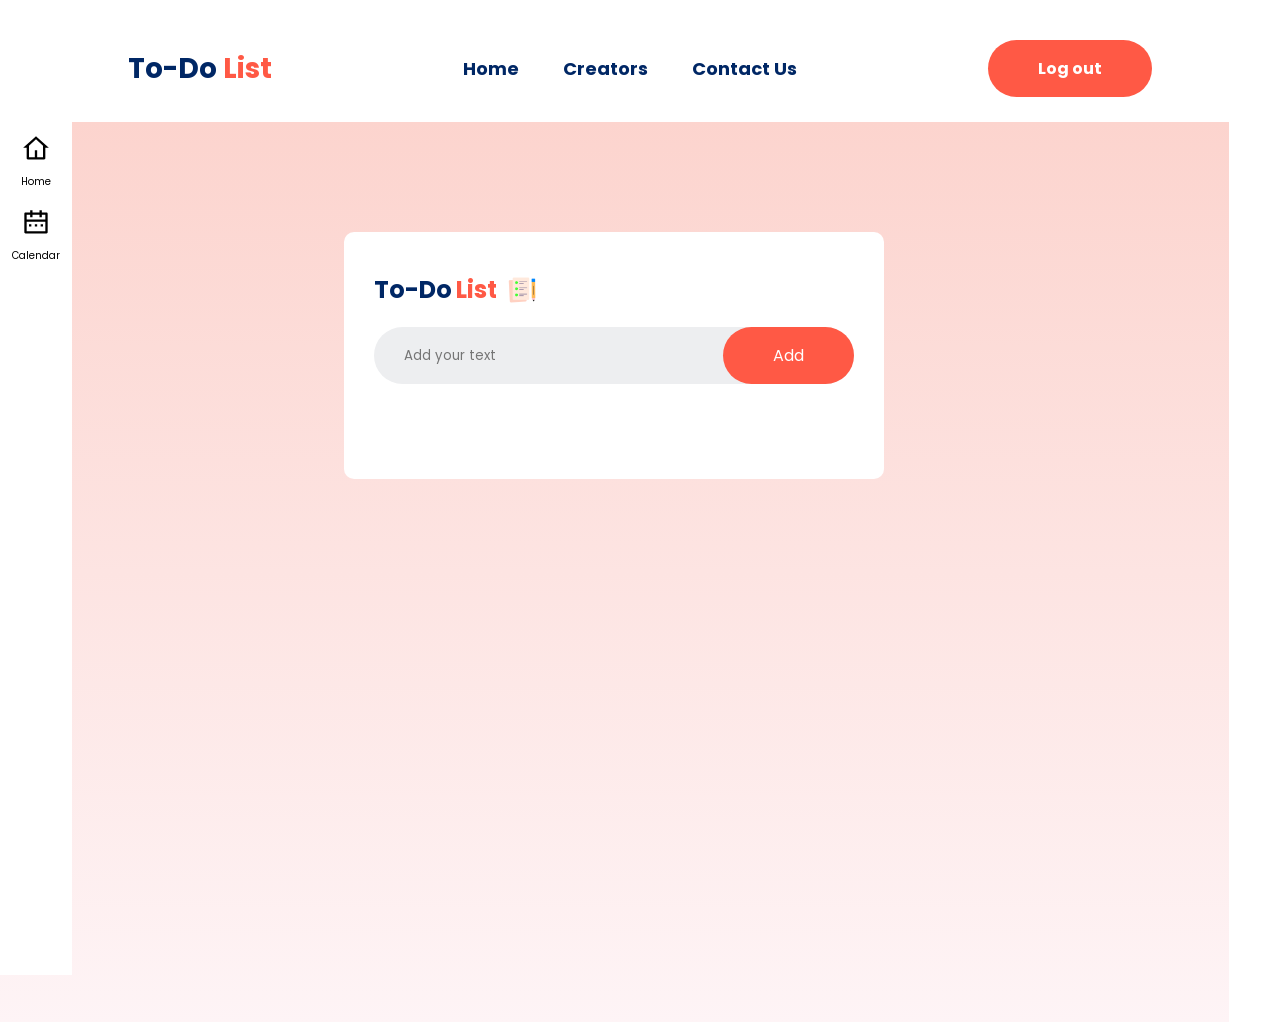
<file: main/index.html>
<!DOCTYPE html>
<html lang="en">
<head>
    <meta charset="UTF-8">
    <meta name="viewport" content="width=device-width, initial-scale=1.0">
    <title>To-Do List App</title>
    <link rel="website icon" type="png" href="/images/icon.png">
    <link rel="stylesheet" href="/main/nav.css">
    <link rel="stylesheet" href="/main/style.css">
    <link rel="preconnect" href="https://fonts.googleapis.com">
    <link rel="preconnect" href="https://fonts.gstatic.com" crossorigin>
    <link href="https://fonts.googleapis.com/css2?family=Poppins:ital,wght@0,100;0,200;0,300;0,400;0,500;0,600;0,700;0,800;0,900;1,100;1,200;1,300;1,400;1,500;1,600;1,700;1,800;1,900&display=swap" rel="stylesheet">
</head>
<body>
    <div class="hero">
        <nav>
            <h2 class="logo">To-Do <span>List</span></h2>
            <ul class="nav-ul">
        <li><a href="index.html">Home</a></li>
        <li><a href="/creators/creators.html">Creators</a></li>
        <li><a href="/contact us/contact.html">Contact Us</a></li>
            </ul>
            <a href="/register/login.html"><button type="button" id="logoutButton"><b>Log out</b></button></a>
        </nav>
        
        <div class="container">
            <div class="todo-app">
            <h2>To-Do <span class="papa">List</span><img src="/images/icon.png" alt=""></h2>
            <div class="row">
                <input type="text" id="input-box" placeholder="Add your text">
                <button onclick="addTask()">Add</button>
            </div>
            <ul class="content-ul" id="list-container">
                <!--<li class="checked">Task 1</li>
                <li>Task 2</li>
                <li>Task 3</li> -->
            </ul>
            </div>
        </div>
    </div>

    <div class="sidebar">
        <div class="sidebar-link">
        <a href="index.html"><img src="/images/home.svg"></a>
        <div>Home</div>
        </div>
        <div class="sidebar-link">
            <a href="/calendar/calendar.html"><img src="/images/calendar.svg"></a>
            <div>Calendar</div>
        </div>
    </div>

    <script src="script.js"></script>
</body>
</html>
</file>
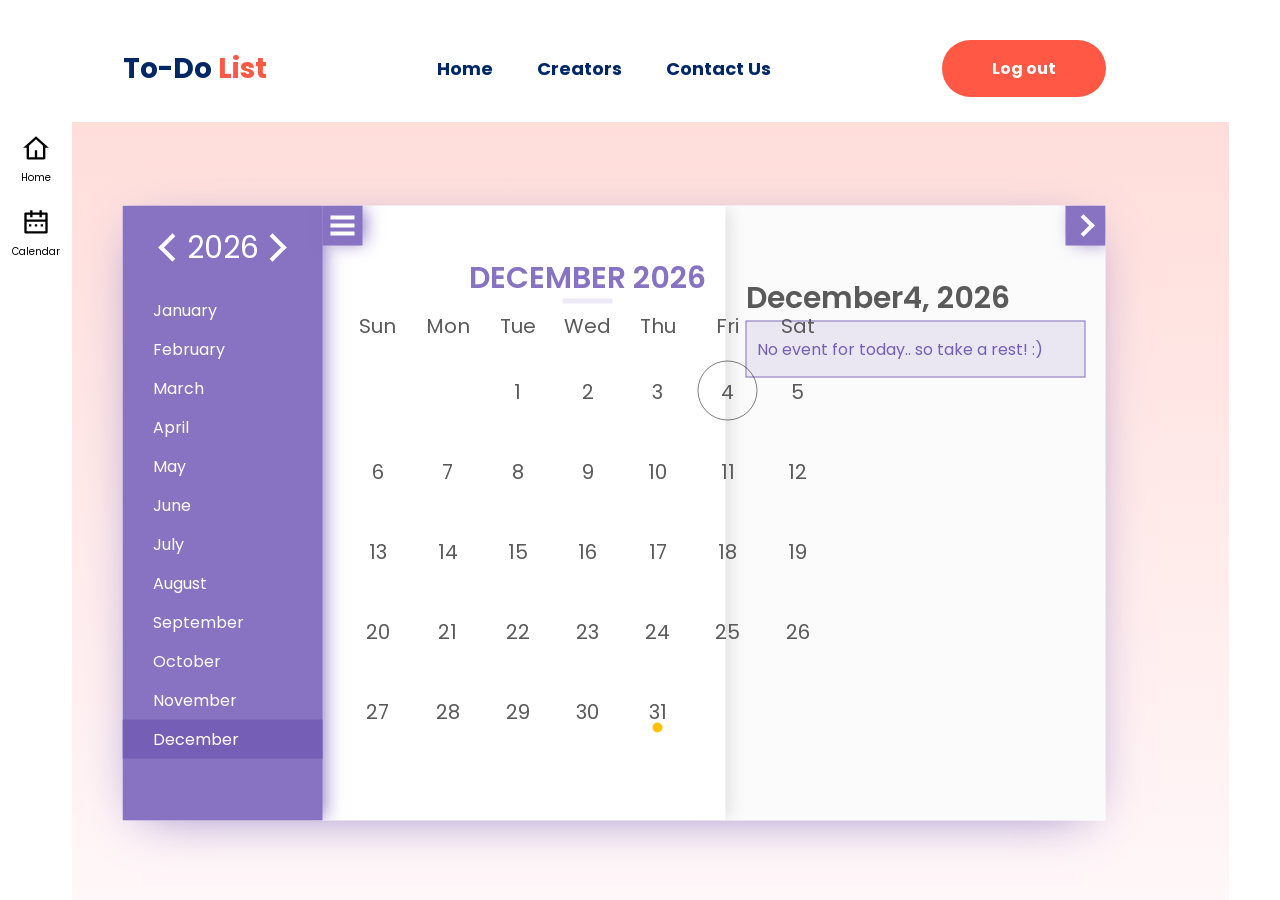
<file: calendar/calendar.html>
<!DOCTYPE html>
<html lang="en">
<head>
    <meta charset="UTF-8">
    <meta name="viewport" content="width=device-width, initial-scale=1.0">
    <title>Calendar</title>
    <link rel="website icon" type="png" href="/images/icon.png">
    <link rel="stylesheet" href="calendar.css">
    <link rel="stylesheet" href="evo-calendar.min.css">
   
<link rel="preconnect" href="https://fonts.googleapis.com">
    <link rel="preconnect" href="https://fonts.gstatic.com" crossorigin>
    <link href="https://fonts.googleapis.com/css2?family=Poppins:ital,wght@0,100;0,200;0,300;0,400;0,500;0,600;0,700;0,800;0,900;1,100;1,200;1,300;1,400;1,500;1,600;1,700;1,800;1,900&display=swap" rel="stylesheet">
</head>
<body>
    <div class="hero">
      <nav>
        <h2 class="logo">To-Do <span>List</span></h2>
        <ul>
      <li><a href= "/main/index.html">Home</a></li>
      <li><a href= "/creators/creators.html">Creators</a></li>
      <li><a href= "/contact us/contact.html">Contact Us</a></li>
        </ul>
        <a href="/register/login.html"><button type="button" id="logoutButton"><b>Log out</b></button></a>
      </nav>

    <div class="sidebar">
      <div class="sidebar-link">
      <a href= "/main/index.html"><img src="/images/home.svg"></a>
        <div>Home</div>
    </div>
    <div class="sidebar-link">
        <a href= "/calendar/calendar.html"><img src="/images/calendar.svg"></a>
        <div>Calendar</div>
      </div>
  </div>













        <div id="calendar"></div>
    </div>
    <script src="https://cdn.jsdelivr.net/npm/jquery@3.4.1/dist/jquery.min.js"></script>
    <script src="evo-calendar.min.js"></script>

    <script>
        $(document).ready(function() {
    $('#calendar').evoCalendar({
        theme: "Midnight Blue",
        calendarEvents: [
      {
        id: 'event1', // Event's ID (required)
        name: "New Year", // Event name (required)
        date: "January/1/2024", // Event date (required)
        description: "The heart touching greetings will make feel anyone very special. Wish your near and dear one with special greetings. ",
        type: "holiday", // Event type (required)
        everyYear: true // Same event every year (optional)
      },
      {
        id: 'event2', // Event's ID (required)
        name: "Republic Day", // Event name (required)
        date: "January/26/2024", // Event date (required)
        description: "Republic Day, observed on January 26th, marks the adoption of India's Constitution in 1950. It is celebrated with grand parades in New Delhi, featuring cultural displays, military parades, and patriotic events across the country, symbolizing national pride and the nation's democratic spirit. ",
        type: "holiday", // Event type (required)
        everyYear: true // Same event every year (optional)
      },
      {
        id: 'event3', // Event's ID (required)
        name: "Shivaji Jayanti", // Event name (required)
        date: "February/19/2024", // Event date (required)
        description: "Shivaji Jayanti, celebrated on February 19th, marks the birth anniversary of Chhatrapati Shivaji Maharaj, the founder of the Maratha Empire. It is observed with great enthusiasm in Maharashtra and other parts of India, featuring processions, cultural programs, and tributes to his leadership, valor, and contributions to Indian history.",
        type: "holiday", // Event type (required)
        everyYear: true // Same event every year (optional)
      },
      
      {
        id: 'event 4', // Event's ID (required)
        name: "Woman's Day", // Event name (required)
        date: "March/8/2024", // Event date (required)
        description: "An equal world is an enabled world. How will you help forge a gender equal world? Celebrate women 's achievement. Raise awareness against bias. Take action for equality.",
        type: "holiday", // Event type (required)
        everyYear: true // Same event every year (optional)
      },
      {
        id: 'event 5', // Event's ID (required)
        name: "Maharashtra Day", // Event name (required)
        date: "May/1/2024", // Event date (required)
        description: "Maharashtra Day, observed on May 1st, commemorates the formation of the state of Maharashtra in 1960. It celebrates the cultural heritage, achievements, and progress of Maharashtra, with flag hoisting ceremonies, parades, cultural events, and exhibitions showcasing the state's rich diversity and contributions to India.",
        type: "holiday", // Event type (required)
        everyYear: true // Same event every year (optional)
      },
      {
        id: 'event 6', // Event's ID (required)
        name: "Maha Shivaratri", // Event name (required)
        date: "March/8/2024", // Event date (required)
        description: "Maha Shivaratri, observed on the 14th day of the dark fortnight of the month of Phalguna (February or March), is a Hindu festival dedicated to Lord Shiva. Devotees fast, chant prayers, and visit temples, especially the twelve Jyotirlinga shrines, to seek blessings, purification, and spiritual upliftment.",
        type: "holiday", // Event type (required)
        everyYear: true // Same event every year (optional)
      },
      {
        id: 'event 7', // Event's ID (required)
        name: "Holi", // Event name (required)
        date: "March/25/2024", // Event date (required)
        description: "Holi, celebrated on the full moon day in the month of Phalguna (usually March), is a vibrant Hindu festival known as the Festival of Colors. It marks the arrival of spring and the triumph of good over evil. People joyously throw colored powders and water at each other, enjoy festive foods, and dance to traditional music, fostering unity and community spirit.",
        type: "holiday", // Event type (required)
        everyYear: true // Same event every year (optional)
      },
      {
        id: 'event 8', // Event's ID (required)
        name: "Diwali", // Event name (required)
        date: "November /1/2024", // Event date (required)
        description: "Diwali, also known as Deepavali, is the Hindu festival of lights celebrated across India and various parts of the world. It typically falls between October and November, marking the victory of light over darkness and good over evil. During Diwali, homes and public places are illuminated with lamps and candles, symbolizing the inner light that protects from spiritual darkness. Families exchange sweets, burst fireworks, and perform prayers to deities, making it a joyous occasion filled with happiness, prosperity, and the renewal of familial bonds.",
        type: "holiday", // Event type (required)
        everyYear: true // Same event every year (optional)
      },
      {
        id: 'event 9', // Event's ID (required)
        name: "Independence Day", // Event name (required)
        date: "August/15/2024", // Event date (required)
        description: "Independence Day of India, celebrated on August 15th, commemorates the nation's independence from British rule in 1947. It is a national holiday marked with flag hoisting ceremonies, parades, and cultural programs across the country. The Prime Minister delivers a speech from the Red Fort in Delhi, highlighting the achievements of the nation and its future aspirations. Indians rejoice in their freedom with patriotic fervor, showcasing unity and solidarity as they honor the sacrifices made by freedom fighters for the country's independence.",
        type: "holiday", // Event type (required)
        everyYear: true // Same event every year (optional)
      },
      {
        id: 'event 10', // Event's ID (required)
        name: "Ganesh Chaturthi", // Event name (required)
        date: "September/7/2024", // Event date (required)
        description: "Ganesh Chaturthi: Ganesh Chaturthi celebrates the birth of Lord Ganesha, the remover of obstacles, with fervent prayers, colorful decorations, and the immersion of clay idols in water at the festival's end.",
        type: "holiday", // Event type (required)
        everyYear: true // Same event every year (optional)
      },
      {
        id: 'event 11', // Event's ID (required)
        name: "Gandhi Jayanti", // Event name (required)
        date: "October/2/2024", // Event date (required)
        description: "Gandhi Jayanti, observed on October 2nd, marks the birth anniversary of Mahatma Gandhi, the father of the nation in India. It is celebrated with reverence, honoring Gandhi's principles of truth, non-violence, and social justice through prayer meetings, communal services, and initiatives promoting peace and harmony.",
        type: "holiday", // Event type (required)
        everyYear: true // Same event every year (optional)
      },
      {
        id: 'event 12', // Event's ID (required)
        name: "Ram Navami", // Event name (required)
        date: "April/17/2024", // Event date (required)
        description: "Ram Navami, celebrated in honor of Lord Rama's birth, falls on the ninth day of Chaitra month (March or April) in the Hindu calendar. Devotees observe the occasion with prayers, bhajans (devotional songs), and readings from the Ramayana. Temples are decorated, and processions recounting the life and teachings of Lord Rama are held in many regions.",
        type: "holiday", // Event type (required)
        everyYear: true // Same event every year (optional)
      },
      {
        id: 'event 13', // Event's ID (required)
        name: "New Year's Eve", // Event name (required)
        date: "December/31/2024", // Event date (required)
        description: "New Year's Eve, celebrated on December 31st, marks the transition from the old year to the new. It is often marked with festive gatherings, parties, fireworks, and countdowns to midnight. People reflect on the past year's achievements and make resolutions for the upcoming year, creating a lively atmosphere of hope and anticipation worldwide.",
        type: "holiday", // Event type (required)
        everyYear: true // Same event every year (optional)
      },
      {
        name: "Vacation Leave",
        badge: "02/13 - 02/15", // Event badge (optional)
        date: ["February/13/2024", "February/15/2024"], // Date range
        description: "Vacation leave for 3 days.", // Event description (optional)
        type: "event",
        color: "#63d867" // Event custom color (optional)
      }
    ]


    })
})
    </script>
</body>
</html>
</file>
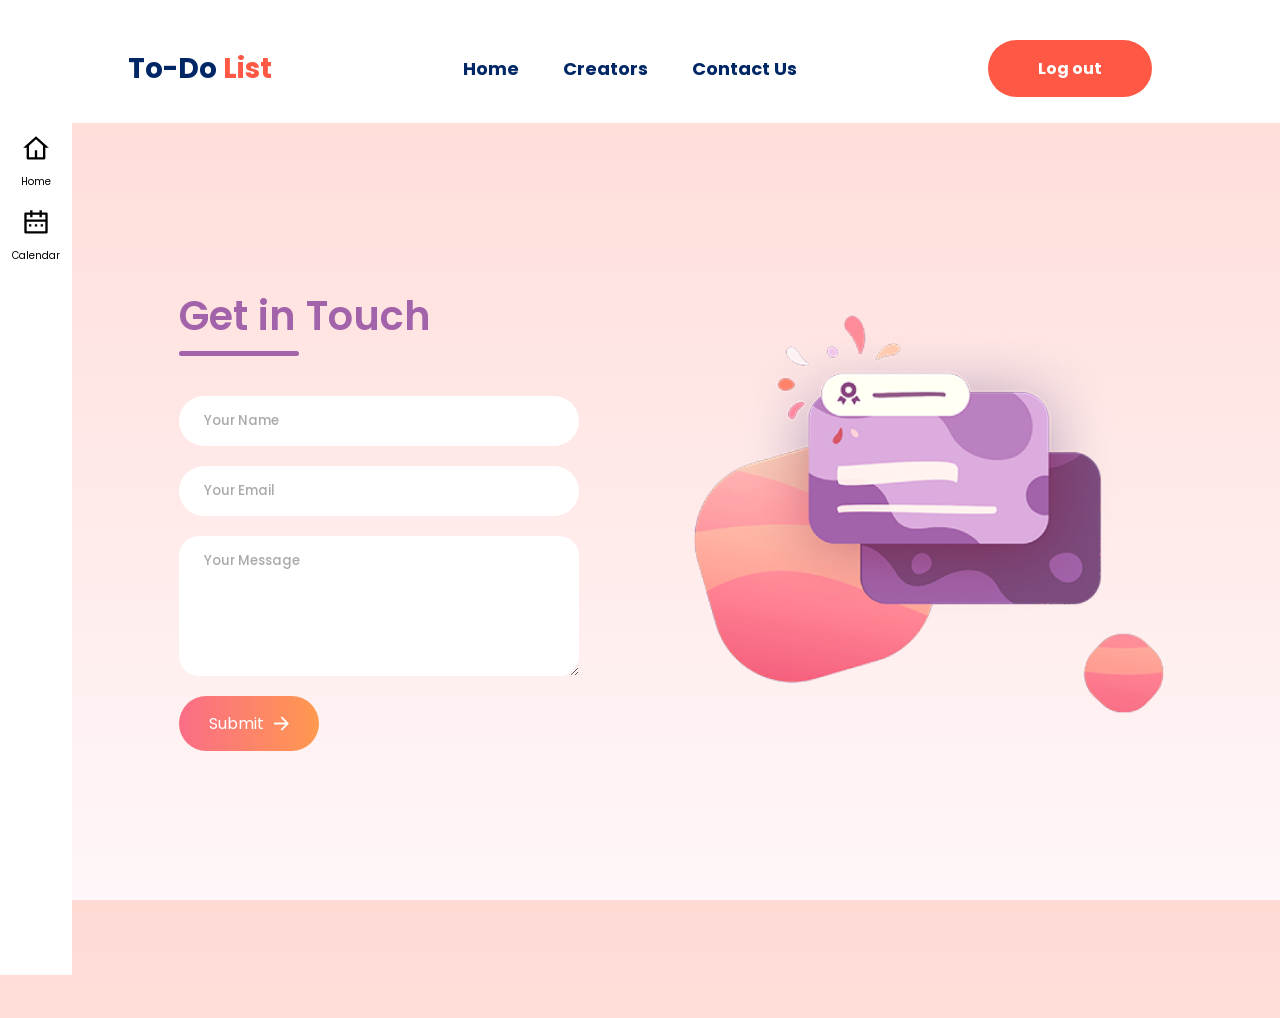
<file: contact us/contact.html>
<!DOCTYPE html>
<html lang="en">
<head>
    <meta charset="UTF-8">
    <meta name="viewport" content="width=device-width, initial-scale=1.0">
    <title>Contact Us</title>
    <link rel="website icon" type="png" href="/images/icon.png">
    <link rel="stylesheet" href="contact.css">
    <link rel="preconnect" href="https://fonts.googleapis.com">
    <link rel="preconnect" href="https://fonts.gstatic.com" crossorigin>
    <link href="https://fonts.googleapis.com/css2?family=Poppins:ital,wght@0,100;0,200;0,300;0,400;0,500;0,600;0,700;0,800;0,900;1,100;1,200;1,300;1,400;1,500;1,600;1,700;1,800;1,900&display=swap" rel="stylesheet">
</head>
<body>
    <div class="hero">
        <nav>
        <h2 class="logo">To-Do <span>List</span></h2>
        <ul>
            <li><a href= "/main/index.html">Home</a></li>
            <li><a href= "/creators/creators.html">Creators</a></li>
            <li><a href= "/contact us/contact.html">Contact Us</a></li>
        </ul>
        <a href="/register/login.html"><button type="button" id="logoutButton"><b>Log out</b></button></a>
    </nav>

    <div class="sidebar">
        <div class="sidebar-link">
            <a href= "/main/index.html"> <img src="/images/home.svg"></a>
            <div>Home</div>
        </div>
        <div class="sidebar-link">
            <a href= "/calendar/calendar.html"><img src="/images/calendar.svg"></a>
            <div>Calendar</div>
        </div>
    </div>






















    <div class="contact-container">
        <form action="https://api.web3forms.com/submit" method="POST" class="contact-left">
            <div class="contact-left-title">
                <h2>Get in Touch</h2>
                <hr>
            </div>
            <input type="hidden" name="access_key" value="f9cad7ac-a1f8-4503-99c5-8deee045e077">
            <input type="text" name="name" placeholder="Your Name" class="contact-inputs" required>
            <input type="email" name="email" placeholder="Your Email" class="contact-inputs" required>
            <textarea name="message" placeholder="Your Message" class="contact-inputs" required></textarea>
            <button type="submit">Submit <img src="assets/arrow_icon.png"></button>

        </form>
        <div class="contact-right">
            <img src="assets/right_img.png" alt="">
        </div>
    </div>
</body>
</html>
</file>
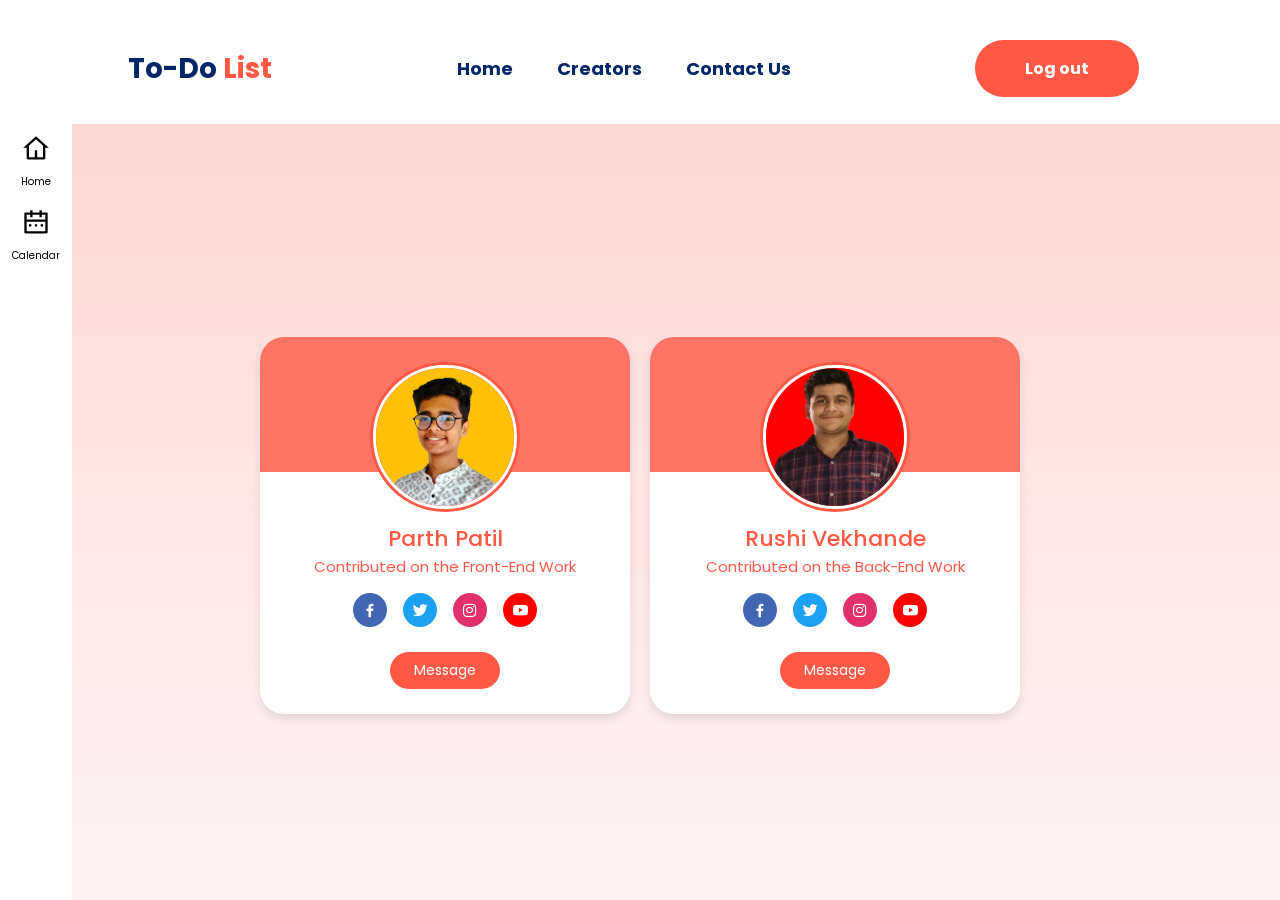
<file: creators/creators.html>
<!DOCTYPE html>
<html lang="en">
<head>
    <meta charset="UTF-8" />
    <meta http-equiv="X-UA-Compatible" content="IE=edge" />
    <meta name="viewport" content="width=device-width, initial-scale=1.0" />
    <title>Creators of this Website</title>
    <!-- CSS -->
    <link rel="stylesheet" href="creators.css" />
    
    <!-- Boxicons CSS -->
    <link rel="website icon" type="png" href="/images/icon.png">
    <link href="https://unpkg.com/boxicons@2.1.2/css/boxicons.min.css" rel="stylesheet" />
    <link rel="preconnect" href="https://fonts.googleapis.com">
    <link rel="preconnect" href="https://fonts.gstatic.com" crossorigin>
    <link href="https://fonts.googleapis.com/css2?family=Poppins:ital,wght@0,100;0,200;0,300;0,400;0,500;0,600;0,700;0,800;0,900;1,100;1,200;1,300;1,400;1,500;1,600;1,700;1,800;1,900&display=swap" rel="stylesheet">
</head>
<body>
    <div class="hero">
        <nav>
            <h2 class="logo">To-Do <span>List</span></h2>
            <ul>
                <li><a href="/main/index.html">Home</a></li>
                <li><a href="/creators/creators.html">Creators</a></li>
                <li><a href="/contact us/contact.html">Contact Us</a></li>
            </ul>
            <a href="/register/login.html"><button type="button" id="logoutButton"><b>Log out</b></button></a>
        </nav>

        <div class="sidebar">
            <div class="sidebar-link">
                <a href= "/main/index.html"><img src="/images/home.svg"></a>
                <div>Home</div>
            </div>
            <div class="sidebar-link">
                <a href="/calendar/calendar.html"><img src="/images/calendar.svg"></a>
                <div>Calendar</div>
            </div>
        </div>

        <div class="profile-cards-container">
            <div class="profile-card">
                <div class="image">
                    <img src="/creators/parth.jpeg" alt="" class="profile-img" />
                </div>
                <div class="text-data">
                    <span class="name">Parth Patil</span>
                    <span class="job">Contributed on the Front-End Work</span>
                </div>
                <div class="media-buttons">
                    <a href="#" style="background: #4267b2" class="link">
                        <i class="bx bxl-facebook"></i>
                    </a>
                    <a href="https://x.com/ParthPatil2006" style="background: #1da1f2" class="link">
                        <i class="bx bxl-twitter"></i>
                    </a>
                    <a href="https://www.instagram.com/parth_patil096/" style="background: #e1306c" class="link">
                        <i class="bx bxl-instagram"></i>
                    </a>
                    <a href="https://www.youtube.com/@godfather139" style="background: #ff0000" class="link">
                        <i class="bx bxl-youtube"></i>
                    </a>
                </div>
                <div class="buttons">
                    <button class="button"><a href="/contact us/contact.html">Message</a></button>
                </div>
            </div>

            <div class="profile-card">
                <div class="image">
                    <img src="/creators/rushi.jpeg" alt="" class="profile-img" />
                </div>
                <div class="text-data">
                    <span class="name">Rushi Vekhande</span>
                    <span class="job">Contributed on the Back-End Work</span>
                </div>
                <div class="media-buttons">
                    <a href="#" style="background: #4267b2" class="link">
                        <i class="bx bxl-facebook"></i>
                    </a>
                    <a href="https://x.com/Rushi_1328" style="background: #1da1f2" class="link">
                        <i class="bx bxl-twitter"></i>
                    </a>
                    <a href="https://www.instagram.com/rushi_vekhande13/" style="background: #e1306c" class="link">
                        <i class="bx bxl-instagram"></i>
                    </a>
                    <a href="#" style="background: #ff0000" class="link">
                        <i class="bx bxl-youtube"></i>
                    </a>
                </div>
                <div class="buttons">
                    <button class="button"><a href="/contact us/contact.html">Message</a></button>
                </div>
            </div>
        </div>
    </div>
</body>
</html>
</file>
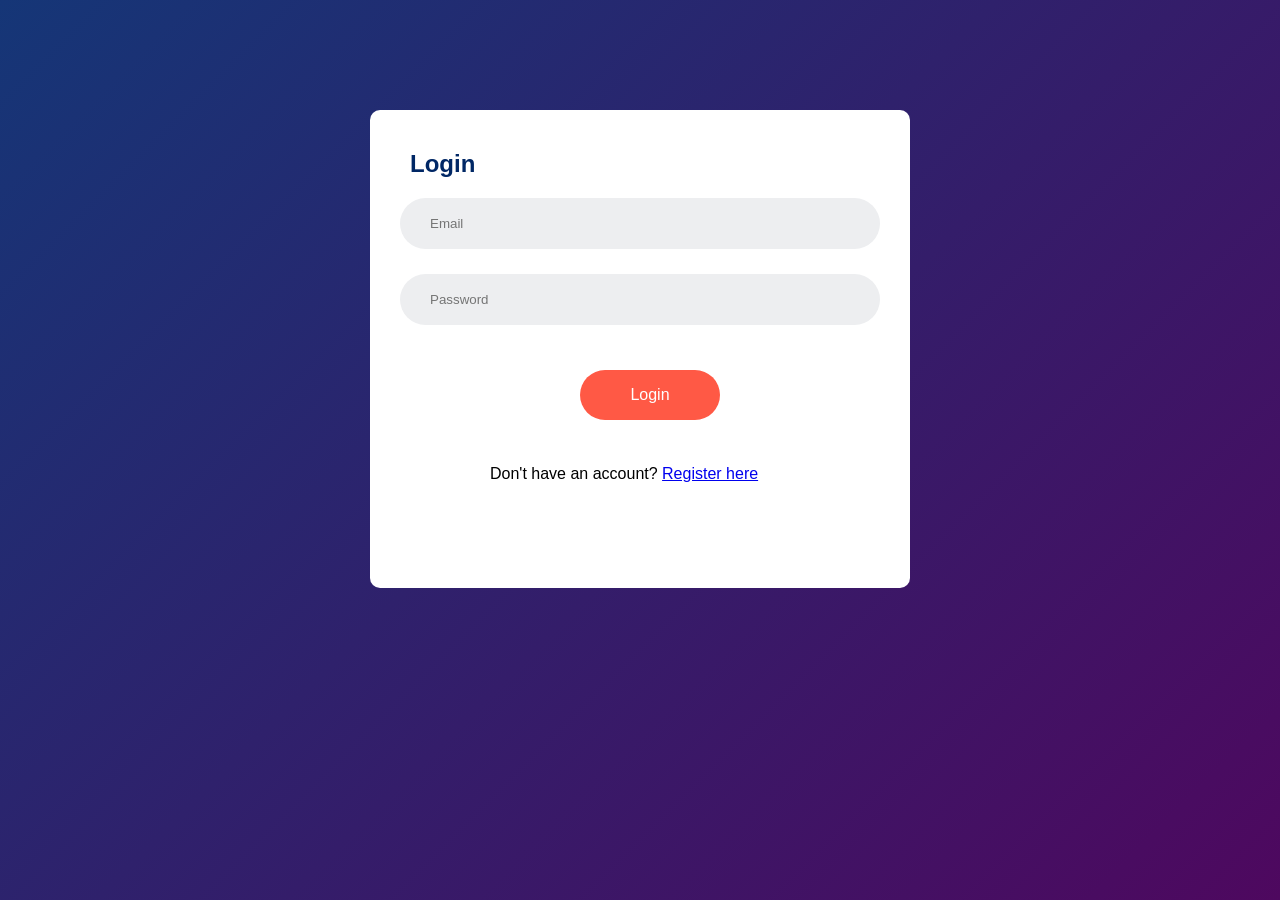
<file: register/login.html>
<!DOCTYPE html>
<html lang="en">
<head>
    <meta charset="UTF-8">
    <meta name="viewport" content="width=device-width, initial-scale=1.0">
    <title>Login Page</title>
    <link rel="stylesheet" href="styles.css">
    <link rel="website icon" type="png" href="/images/icon.png">
</head>
<body>
    <div class="container">
        <div class="todo-app">
            <h2>Login</h2>
            <form id="loginForm">
                <div class="row">
                    <input type="email" id="loginEmail" placeholder="Email" required>
                </div>
                <div class="row">
                    <input type="password" id="loginPassword" placeholder="Password" required>
                </div>
                <div class="row-1">
                    <button type="submit">Login</button>
                </div>
                <div class="row-2">
                    <p>Don't have an account? <a href="registration.html">Register here</a></p>
                </div>
            </form>
        </div>
    </div>
    <script src="scripts.js"></script>
</body>
</html>
</file>
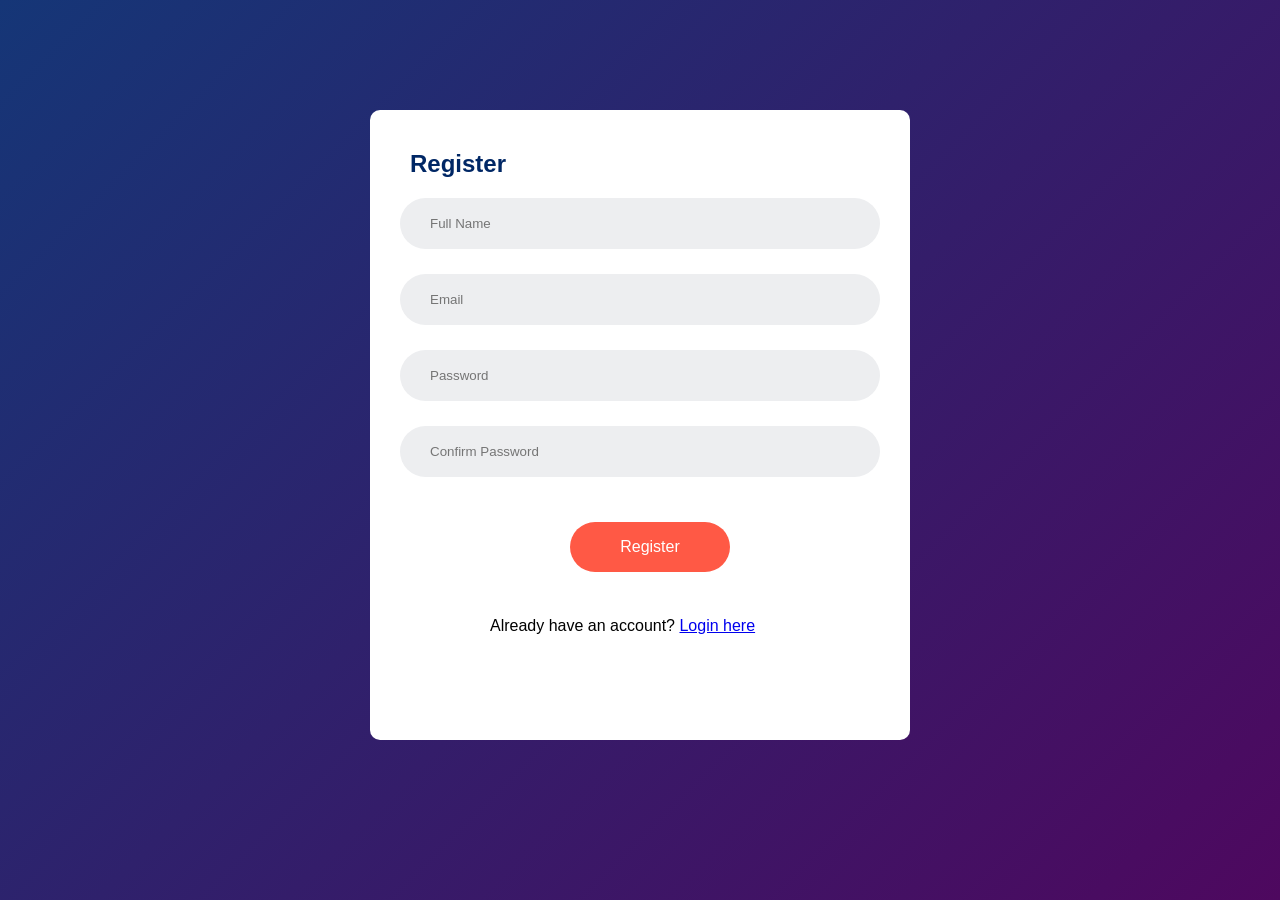
<file: register/registration.html>
<!DOCTYPE html>
<html lang="en">
<head>
    <meta charset="UTF-8">
    <meta name="viewport" content="width=device-width, initial-scale=1.0">
    <title>Registration Page</title>
    <link rel="stylesheet" href="styles.css">
    <link rel="website icon" type="png" href="/images/icon.png">
</head>
<body>
    <div class="container">
        <div class="todo-app">
            <h2>Register</h2>
            <form id="registerForm">
                <div class="row">
                    <input type="text" id="registerName" placeholder="Full Name" required>
                </div>
                <div class="row">
                    <input type="email" id="registerEmail" placeholder="Email" required>
                </div>
                <div class="row">
                    <input type="password" id="registerPassword" placeholder="Password" required>
                </div>
                <div class="row">
                    <input type="password" id="registerConfirmPassword" placeholder="Confirm Password" required>
                </div>
                <div class="row-1">
                    <button type="submit">Register</button>
                </div>
                <div class="row-2">
                    <p>Already have an account? <a href="login.html">Login here</a></p>
                </div>
            </form>
        </div>
    </div>
    <script src="scripts.js"></script>
</body>
</html>
</file>
<file: main/nav.css>
* {
    margin: 0;
    padding: 0;
    font-family: 'Poppins', sans-serif;
    box-sizing: border-box;
}
.hero{
    height: 100vh;
    width: 100%;
}
nav{
    display: flex;
    align-items: center;
    justify-content: space-between;
    padding-top: 40px;
    padding-left: 10%;
    padding-right: 10%;
    z-index: 200;
}
.logo{
    color: #002765;
    font-size: 28px;
}
span{
    color: #ff5945;
}

.nav-ul li {
    position: static; /* Reset the position to default */
    padding: 10px;
    list-style: none;
}

.nav-ul li::before {
    content: none; /* Remove the before pseudo-element */
}
nav .nav-ul li{
    list-style-type: none;
    display: inline-block;
    padding: 10px 20px;
}
nav .nav-ul li a{
        color: #002765;
        text-decoration: none;
        font-weight: bold;
        font-size: 18px;
}
nav .nav-ul li a:hover{
    color: #ff5945;
    transition: .3s;

}
button {
    border: none;
    outline: none;
    padding: 16px 50px;
    background: #ff5945;
    color: #fff;
    font-size: 16px;
    cursor: pointer;
    border-radius: 40px;
    transition: transform 0.3s;
    
}
button:hover{
    transform: scale(1.1);
    box-shadow: 5px 5px 10px rgba(0,0,0,0.15);
    cursor: pointer;
}
.sidebar {
    padding-bottom: 850px;
    position: absolute;
    left: 0;
    bottom: 0;
    top: 120px;
    background-color: white;
    width: 72px;
    z-index: 1;
    padding-top: 5px;
  }
  
  .sidebar-link {
    height: 74px;
    display: flex;
    justify-content: center;
    align-items: center;
    flex-direction: column;
    cursor: pointer;
    transition: transform 0.3s;
  }
  
    
.sidebar-link:hover{
    transform: scale(1.1);
    box-shadow: 5px 5px 10px rgba(0,0,0,0.15);
    cursor: pointer;
}
  
  .sidebar-link:hover {
    background-color: rgb(235, 235, 235);
  }
  
  .sidebar-link img {
    height: 28px;
    margin-bottom: 4px;
  }
  
  .sidebar-link div {
    font-size: 10px;
  }
</file>
<file: main/style.css>
* {
    margin: 0;
    padding: 0;
    font-family: 'Poppins', sans-serif;
    box-sizing: border-box;
}

.container {
    margin-top: 25px;
    width: 96%;
    min-height: 100vh;
    background: linear-gradient(#fcd4ce,#fef4f6);
    padding: 10px;
}

.todo-app {
    width: 100%;
    max-width: 540px;
    background: #ffff;
    margin: 100px auto 20px;
    padding: 40px 30px 70px;
    border-radius: 10px;
}

.papa{
    color: #ff5945;
    padding-left: 4px;
}
.todo-app h2 {
    color: #002765;
    display: flex;
    align-items: center;
    margin-bottom: 20px;
}

.todo-app h2 img {
    width: 30px;
    margin-left: 10px;
}

.row {
    display: flex;
    align-items: center;
    justify-content: space-between;
    background: #edeef0;
    border-radius: 30px;
    padding-left: 20px;
    margin-bottom: 25px;
}

input {
    flex: 1;
    border: none;
    outline: none;
    background: transparent;
    padding: 10px;
}

button {
    border: none;
    outline: none;
    padding: 16px 50px;
    background: #ff5945;
    color: #fff;
    font-size: 16px;
    cursor: pointer;
    border-radius: 40px;
}

ul li {
    list-style: none;
    font-size: 17px;
    padding: 12px 8px 12px 50px;
    user-select: none;
    cursor: pointer;
    position: relative;
}

ul li::before {
    content: '';
    position: absolute;
    height: 28px;
    width: 28px;
    border-radius: 50%;
    background-image: url(/images/unchecked.png);
    background-size: cover;
    background-position: center;
    top: 12px;
    left: 8px;
}

ul li.checked {
    color: #555;
    text-decoration: line-through;
}

ul li.checked::before {
    background-image: url(/images/checked.png);
}

ul li span {
    position: absolute;
    right: 0;
    top: 5px;
    width: 40px;
    height: 40px;
    font-size: 22px;
    color: #555;
    line-height: 40px;
    text-align: center;
    border-radius: 50%;
}

ul li span:hover {
    background: #edeef0;
}

/* Media Queries for Responsive Design */

@media (max-width: 768px) {
    .todo-app {
        margin: 50px auto 20px;
        padding: 30px 20px 50px;
    }

    button {
        padding: 14px 30px;
        font-size: 14px;
    }

    ul li {
        font-size: 15px;
        padding: 10px 8px 10px 40px;
    }

    ul li::before {
        height: 24px;
        width: 24px;
        top: 10px;
        left: 6px;
    }

    ul li span {
        width: 30px;
        height: 30px;
        font-size: 20px;
        line-height: 30px;
    }
}

@media (max-width: 480px) {
    .todo-app {
        margin: 20px auto 10px;
        padding: 20px 15px 40px;
    }

    .todo-app h2 {
        font-size: 18px;
    }

    .todo-app h2 img {
        width: 25px;
    }

    button {
        padding: 12px 20px;
        font-size: 12px;
    }

    ul li {
        font-size: 13px;
        padding: 8px 8px 8px 30px;
    }

    ul li::before {
        height: 20px;
        width: 20px;
        top: 8px;
        left: 5px;
    }

    ul li span {
        width: 25px;
        height: 25px;
        font-size: 18px;
        line-height: 25px;
    }
}
</file>
<file: calendar/calendar.css>
/* Base CSS */
* {
    margin: 0;
    padding: 0;
    font-family: 'Poppins', sans-serif;
    box-sizing: border-box;
}

html {
    background-color: white;
    width: 100%;
    min-height: 100vh;
    padding: 10px;
}

.hero {
    width: 96%;
    height: 100vh;
    background: linear-gradient(#ffdad5, #fff7f9);
    position: relative;
}

#calendar {
    width: 80%;
    margin-top: 63px;
    position: absolute;
    top: 50%;
    left: 50%;
    transform: translate(-50%, -50%);
}

nav {
    display: flex;
    align-items: center;
    justify-content: space-between;
    padding-top: 40px;
    padding-left: 10%;
    padding-bottom: 25px;
    padding-right: 10%;
    z-index: 1;
    background-color: #fff;
}

.logo {
    color: #002765;
    font-size: 28px;
}

span {
    color: #ff5945;
}

nav ul li {
    list-style-type: none;
    display: inline-block;
    padding: 10px 20px;
}

nav ul li a {
    color: #002765;
    text-decoration: none;
    font-weight: bold;
    font-size: 18px;
}

nav ul li a:hover {
    color: #ff5945;
    transition: 0.3s;
}

button {
    border: none;
    outline: none;
    padding: 16px 50px;
    background: #ff5945;
    color: #fff;
    font-size: 16px;
    cursor: pointer;
    border-radius: 40px;
    transition: transform 0.3s;
}

button:hover {
    transform: scale(1.1);
    box-shadow: 5px 5px 10px rgba(0, 0, 0, 0.15);
    cursor: pointer;
}

.sidebar {
    position: fixed;
    left: 0;
    bottom: 0;
    top: 118px;
    background-color: white;
    width: 72px;
    z-index: 200;
    padding-top: 5px;
}

.sidebar-link {
    height: 74px;
    display: flex;
    justify-content: center;
    align-items: center;
    flex-direction: column;
    cursor: pointer;
    transition: transform 0.3s;
}

.sidebar-link:hover {
    transform: scale(1.1);
    box-shadow: 5px 5px 10px rgba(0, 0, 0, 0.15);
    cursor: pointer;
}

.sidebar-link:hover {
    background-color: rgb(235, 235, 235);
}

.sidebar-link img {
    height: 28px;
    padding-top: -5px;
    margin-bottom: 0;
}

.sidebar-link div {
    font-size: 10px;
}

/* Media Queries for Responsiveness */
@media (max-width: 600px) {
    html {
        padding: 5px;
        width: 100%;
    }

    .hero {
        width: 100%;
    }

    #calendar {
        width: 90%;
        margin-top: 20px;
        top: auto;
        bottom: 0;
        left: 50%;
        transform: translateX(-50%);
    }

    nav {
        flex-direction: column;
        align-items: center;
        padding: 20px 5%;
    }

    nav ul {
        flex-direction: column;
        align-items: center;
        gap: 10px;
    }

    nav ul li {
        padding: 5px 0;
    }

    nav ul li a {
        font-size: 16px;
    }

    button {
        padding: 10px 30px;
        font-size: 14px;
    }

    .sidebar {
        width: 50px;
        top: auto;
        bottom: 0;
        padding-top: 0;
        height: 60px;
        display: flex;
        justify-content: space-around;
    }

    .sidebar-link {
        height: 50px;
        flex-direction: row;
    }

    .sidebar-link img {
        height: 20px;
        margin: 0;
        padding-top: 0;
    }

    .sidebar-link div {
        font-size: 8px;
        display: none;
    }
}
</file>
<file: contact us/contact.css>
/* Google Fonts - Poppins */
@import url("https://fonts.googleapis.com/css2?family=Poppins:wght@300;400;500;600&display=swap");

* {
  padding: 0;
  margin: 0;
  box-sizing: border-box;
  font-family: "Poppins", sans-serif;
}

body {
  background: linear-gradient(#ffdad5, #fff7f9);
}

.contact-container {
  margin-top: -5px;
  height: 100vh;
  display: flex;
  align-items: center;
  justify-content: space-evenly;
}

.contact-left {
  margin-top: -100px;
  display: flex;
  flex-direction: column;
  align-items: start;
  gap: 20px;
  margin-left: 78px;
}

.contact-left-title h2 {
  font-weight: 600;
  color: #a363aa;
  font-size: 40px;
  margin-bottom: 5px;
}

.contact-left-title hr {
  border: none;
  width: 120px;
  height: 5px;
  background-color: #a363aa;
  border-radius: 10px;
  margin-bottom: 20px;
}

.contact-inputs {
  width: 400px;
  height: 50px;
  border: none;
  outline: none;
  padding-left: 25px;
  font-weight: 500;
  color: #666;
  border-radius: 50px;
}

.contact-left textarea {
  height: 140px;
  padding-top: 15px;
  border-radius: 20px;
}

.contact-inputs:focus {
  border: 2px solid #ff994f;
}

.contact-inputs::placeholder {
  color: #a9a9a9;
}

.contact-left button {
  display: flex;
  align-items: center;
  padding: 15px 30px;
  font-size: 16px;
  color: #fff;
  gap: 10px;
  border: none;
  border-radius: 50px;
  background: linear-gradient(270deg, #ff994f, #fa6d86);
  cursor: pointer;
}

.contact-left button img {
  height: 15px;
}

.contact-right img {
  margin-top: -100px;
  width: 500px;
}

@media (max-width: 800px) {
  .contact-inputs {
    width: 80vw;
  }

  .contact-right {
    display: none;
  }
}

/* Second part of the CSS */
* {
  margin: 0;
  padding: 0;
  font-family: "Poppins", sans-serif;
  box-sizing: border-box;
}

.hero {
  height: 100vh;
  width: 100%;
}

nav {
  background: #fff;
  padding-bottom: 26px;
  display: flex;
  align-items: center;
  justify-content: space-between;
  padding-top: 40px;
  padding-left: 10%;
  padding-right: 10%;
  z-index: 1;
}

.logo {
  color: #002765;
  font-size: 28px;
}

span {
  color: #ff5945;
}

nav ul li {
  list-style-type: none;
  display: inline-block;
  padding: 10px 20px;
}

nav ul li a {
  color: #002765;
  text-decoration: none;
  font-weight: bold;
  font-size: 18px;
}

nav ul li a:hover {
  color: #ff5945;
  transition: 0.3s;
}

button {
  border: none;
  outline: none;
  padding: 16px 50px;
  background: #ff5945;
  color: #fff;
  font-size: 16px;
  cursor: pointer;
  border-radius: 40px;
  transition: transform 0.3s;
}

button:hover {
  transform: scale(1.1);
  box-shadow: 5px 5px 10px rgba(0, 0, 0, 0.15);
  cursor: pointer;
}

.sidebar {
  padding-bottom: 850px;
  position: absolute;
  left: 0;
  bottom: 0;
  top: 120px;
  background-color: white;
  width: 72px;
  z-index: 200;
  padding-top: 5px;
}

.sidebar-link {
  height: 74px;
  display: flex;
  justify-content: center;
  align-items: center;
  flex-direction: column;
  cursor: pointer;
  transition: transform 0.3s;
}

.sidebar-link:hover {
  transform: scale(1.1);
  box-shadow: 5px 5px 10px rgba(0, 0, 0, 0.15);
  cursor: pointer;
}

.sidebar-link:hover {
  background-color: rgb(235, 235, 235);
}

.sidebar-link img {
  height: 28px;
  margin-bottom: 4px;
}

.sidebar-link div {
  font-size: 10px;
}

/* Media Queries for Responsiveness */

/* Extra small devices (phones, 600px and down) */
@media (max-width: 600px) {
  .contact-left-title h2 {
    font-size: 24px;
  }

  .contact-left-title hr {
    width: 80px;
    height: 3px;
  }

  .contact-container {
    flex-direction: column;
    align-items: center;
    justify-content: center;
    gap: 20px;
  }

  .contact-left {
    margin-top: 0;
    align-items: center;
  }

  .contact-inputs {
    width: 80vw;
    font-size: 14px;
  }

  .contact-left textarea {
    width: 80vw;
    height: 100px;
  }

  .contact-left button {
    padding: 10px 20px;
    font-size: 14px;
  }

  nav {
    flex-direction: column;
    align-items: flex-start;
    padding: 15px;
  }

  nav ul {
    flex-direction: column;
    gap: 5px;
    padding-left: 0;
  }

  .hero {
    padding-top: 60px;
  }

  button {
    padding: 10px 30px;
    font-size: 14px;
  }

  .sidebar {
    width: 50px;
  }

  .sidebar-link {
    height: 50px;
  }
}
</file>
<file: creators/creators.css>
/* Google Fonts - Poppins */
@import url("https://fonts.googleapis.com/css2?family=Poppins:wght@300;400;500;600&display=swap");

* {
  margin: 0;
  padding: 0;
  box-sizing: border-box;
  font-family: "Poppins", sans-serif;
}

body {
  height: 100vh;
  display: flex;
  align-items: center;
  justify-content: center;
  background: linear-gradient(#fcd4ce, #fef4f6);
  margin: 0;
}

.hero {
  width: 100%;
}

nav {
  position: fixed;
  top: 0;
  left: 0;
  right: 0;
  background: #fff;
  display: flex;
  align-items: center;
  justify-content: space-between;
  padding-top: 40px;
  padding-bottom: 27px;
  padding-left: 10%;
  padding-right: 11%;
  z-index: 1;
}

.logo {
  color: #002765;
  font-size: 28px;
  font-weight: bold; 
}

span {
  color: #ff5945;
}

nav ul li {
  list-style-type: none;
  display: inline-block;
  padding: 10px 20px;
}

nav ul li a {
  color: #002765;
  text-decoration: none;
  font-weight: bold; /* Make navigation links bold */
  font-size: 18px;
}

nav ul li a:hover {
  color: #ff5945;
  transition: 0.3s;
}

button {
  border: none;
  outline: none;
  padding: 16px 50px;
  background: #ff5945;
  color: #fff;
  font-size: 16px;
  cursor: pointer;
  border-radius: 40px;
  font-weight: bold; /* Make button text bold */
  transition: transform 0.3s;
}

button:hover {
  transform: scale(1.1);
  box-shadow: 5px 5px 10px rgba(0, 0, 0, 0.15);
  cursor: pointer;
}

.sidebar {
  padding-bottom: 850px;
  position: fixed;
  left: 0;
  bottom: 0;
  top: 120px;
  background-color: white;
  width: 72px;
  z-index: 200;
  padding-top: 5px;
}

.sidebar-link {
  height: 74px;
  display: flex;
  justify-content: center;
  align-items: center;
  flex-direction: column;
  cursor: pointer;
  transition: transform 0.3s;
}

.sidebar-link:hover {
  transform: scale(1.1);
  box-shadow: 5px 5px 10px rgba(0, 0, 0, 0.15);
  cursor: pointer;
}

.sidebar-link:hover {
  background-color: rgb(235, 235, 235);
}

.sidebar-link img {
  height: 28px;
  margin-bottom: 4px;
}

.sidebar-link div {
  font-size: 10px;
}

.profile-cards-container {
  display: flex;
  justify-content: center;
  align-items: center;
  gap: 20px;
  margin-top: 150px; /* Increased margin-top to accommodate the fixed nav */
}

.profile-card {
  display: flex;
  flex-direction: column;
  align-items: center;
  max-width: 370px;
  width: 100%;
  background: #fff;
  border-radius: 24px;
  padding: 25px;
  box-shadow: 0 5px 10px rgba(0, 0, 0, 0.1);
  position: relative;
  transition: transform 0.3s;

}


.profile-card:hover {
  transform: scale(1.1);
  box-shadow: 5px 5px 10px rgba(0, 0, 0, 0.15);
  cursor: pointer;
}

.profile-card::before {
  content: "";
  position: absolute;
  top: 0;
  left: 0;
  height: 36%;
  width: 100%;
  border-radius: 24px 24px 0 0;
  background-color: #ff7464;
}

.image {
  position: relative;
  height: 150px;
  width: 150px;
  border-radius: 50%;
  background-color: #ff5945;
  padding: 3px;
  margin-bottom: 10px;
}

.image .profile-img {
  height: 100%;
  width: 100%;
  object-fit: cover;
  border-radius: 50%;
  border: 3px solid #fff;
}

.profile-card .text-data {
  display: flex;
  flex-direction: column;
  align-items: center;
  color: #333;
}

.text-data .name {
  font-size: 22px;
  font-weight: 500;
}

.text-data .job {
  font-size: 15px;
  font-weight: 400;
}

.profile-card .media-buttons {
  display: flex;
  align-items: center;
  margin-top: 15px;
}

.media-buttons .link {
  display: flex;
  align-items: center;
  justify-content: center;
  color: #fff;
  font-size: 18px;
  height: 34px;
  width: 34px;
  border-radius: 50%;
  margin: 0 8px;
  background-color: #ff5945;
  text-decoration: none;
}

.profile-card .buttons {
  display: flex;
  align-items: center;
  margin-top: 25px;
}

.buttons .button {
  text-decoration: none;
  color: #fff;
  font-size: 14px;
  font-weight: 400;
  border: none;
  border-radius: 24px;
  margin: 0 10px;
  padding: 8px 24px;
  background-color: #ff5945;
  cursor: pointer;
  transition: all 0.3s ease;
}

.buttons .button a {
  text-decoration: none;
  color: #fff;
}

.buttons .button a:visited {
  color: #fff;
}

.buttons .button:hover {
  background-color: #ff5945;
  color: white;
}


.profile-card .analytics {
  display: flex;
  align-items: center;
  margin-top: 25px;
}

.analytics .data {
  display: flex;
  align-items: center;
  color: #333;
  padding: 0 20px;
  border-right: 2px solid #e7e7e7;
}

.data i {
  font-size: 18px;
  margin-right: 6px;
}

.data:last-child {
  border-right: none;
}
</file>
<file: register/styles.css>
* {
    margin: 0;
    padding: 0;
    font-family: 'Poppins', sans-serif;
    box-sizing: border-box;
}

.container {
    width: 100%;
    min-height: 100vh;
    background: linear-gradient(135deg, #153677, #4e085f);
    padding: 10px;
}

.todo-app {
    width: 100%;
    max-width: 540px;
    background: #ffff;
    margin: 100px auto 20px;
    padding: 40px 30px 70px;
    border-radius: 10px;
}

.todo-app h2 {
    color: #002765;
    display: flex;
    align-items: center;
    margin-bottom: 20px;
    margin-left: 10px;

}

.todo-app h2 img {
    width: 30px;
    margin-left: 10px;
}


.row {
    display: flex;
    align-items: center;
    justify-content: space-between;
    background: #edeef0;
    border-radius: 30px;
    padding-top: 8px;
    padding-bottom: 8px;
    padding-left: 20px;
    margin-bottom: 25px;
}
.row-1 {
    display: flex;
    align-items: center;
    justify-content: space-between;
    border-radius: 30px;
    padding-left: 20px;
    margin-bottom: 25px;
    padding-top: 20px;

}
.row-2 {
    display: flex;
    align-items: center;
    justify-content: space-between;
    border-radius: 30px;
    padding-left: 90px;
    padding-right: 90px;
    padding-top: 20px;
    margin-bottom: 35px;
}

input {
    flex: 1;
    border: none;
    outline: none;
    background: transparent;
    padding: 10px;
}

button {
    border: none;
    outline: none;
    margin: auto;
    padding: 16px 50px;
    background: #ff5945;
    color: #fff;
    font-size: 16px;
    cursor: pointer;
    border-radius: 40px;
    transition: transform 0.3s;
}

button:hover{
    transform: scale(1.1);
    box-shadow: 5px 5px 10px rgba(0,0,0,0.15);
    cursor: pointer;
}

ul li {
    list-style: none;
    font-size: 17px;
    padding: 12px 8px 12px 50px;
    user-select: none;
    cursor: pointer;
    position: relative;
}

ul li::before {
    content: '';
    position: absolute;
    height: 28px;
    width: 28px;
    border-radius: 50%;
    background-image: url(images/unchecked.png);
    background-size: cover;
    background-position: center;
    top: 12px;
    left: 8px;
}

ul li.checked {
    color: #555;
    text-decoration: line-through;
}

ul li.checked::before {
    background-image: url(images/checked.png);
}

ul li span {
    position: absolute;
    right: 0;
    top: 5px;
    width: 40px;
    height: 40px;
    font-size: 22px;
    color: #555;
    line-height: 40px;
    text-align: center;
    border-radius: 50%;
}

ul li span:hover {
    background: #edeef0;
}

/* Media Queries for Responsive Design */

@media (max-width: 768px) {
    .todo-app {
        margin: 50px auto 20px;
        padding: 30px 20px 50px;
    }

    button {
        padding: 14px 30px;
        font-size: 14px;
    }

    ul li {
        font-size: 15px;
        padding: 10px 8px 10px 40px;
    }

    ul li::before {
        height: 24px;
        width: 24px;
        top: 10px;
        left: 6px;
    }

    ul li span {
        width: 30px;
        height: 30px;
        font-size: 20px;
        line-height: 30px;
    }
}

@media (max-width: 480px) {
    .todo-app {
        margin: 20px auto 10px;
        padding: 20px 15px 40px;
    }

    .todo-app h2 {
        font-size: 18px;
    }

    .todo-app h2 img {
        width: 25px;
    }

    button {
        padding: 12px 20px;
        font-size: 12px;
    }

    ul li {
        font-size: 13px;
        padding: 8px 8px 8px 30px;
    }

    ul li::before {
        height: 20px;
        width: 20px;
        top: 8px;
        left: 5px;
    }

    ul li span {
        width: 25px;
        height: 25px;
        font-size: 18px;
        line-height: 25px;
    }
}
</file>
<file: calendar/evo-calendar.min.css>
/*!
 * Evo Calendar - Simple and Modern-looking Event Calendar Plugin
 *
 * Licensed under the MIT License
 *
 * Version: 1.1.2
 * Author: Edlyn Villegas
 * Docs: https://edlynvillegas.github.com/evo-calendar
 * Repo: https://github.com/edlynvillegas/evo-calendar
 * Issues: https://github.com/edlynvillegas/evo-calendar/issues
 *
*/
*,::after,::before{-webkit-box-sizing:border-box;box-sizing:border-box}html,body{padding:0;margin:0}body{font-family:'Source Sans Pro'}input:focus,textarea:focus,button:focus{outline:none}.evo-calendar{position:relative;background-color:#fbfbfb;color:#5a5a5a;width:100%;-webkit-box-shadow:0 10px 50px -20px #8773c1;box-shadow:0 10px 50px -20px #8773c1;margin:0 auto;overflow:hidden;z-index:1}.calendar-sidebar{position:absolute;margin-top:0;width:200px;height:100%;float:left;background-color:#8773c1;color:#fff;z-index:1;-webkit-box-shadow:5px 0 18px -3px #8773c1;box-shadow:5px 0 18px -3px #8773c1;-webkit-transition:all .3s ease;-o-transition:all .3s ease;transition:all .3s ease;-webkit-transform:translateX(0);-ms-transform:translateX(0);transform:translateX(0);z-index:2}.sidebar-hide .calendar-sidebar{-webkit-transform:translateX(-100%);-ms-transform:translateX(-100%);transform:translateX(-100%);-webkit-box-shadow:none;box-shadow:none}.calendar-sidebar>span#sidebarToggler{position:absolute;width:40px;height:40px;top:0;right:0;-webkit-transform:translate(100%,0);-ms-transform:translate(100%,0);transform:translate(100%,0);background-color:#8773c1;padding:10px 8px;cursor:pointer;-webkit-box-shadow:5px 0 18px -3px #8773c1;box-shadow:5px 0 18px -3px #8773c1}.calendar-sidebar>.calendar-year{padding:20px;text-align:center}.calendar-sidebar>.calendar-year>p{margin:0;font-size:30px;display:inline-block}.calendar-sidebar>.calendar-year>button.icon-button{display:inline-block;width:20px;height:20px;overflow:visible}.calendar-sidebar>.calendar-year>button.icon-button>span{border-right:4px solid #fff;border-bottom:4px solid #fff;width:100%;height:100%}.calendar-sidebar>.calendar-year>img[year-val="prev"]{float:left}.calendar-sidebar>.calendar-year>img[year-val="next"]{float:right}.calendar-sidebar>.month-list::-webkit-scrollbar{width:5px;height:5px}.calendar-sidebar>.month-list::-webkit-scrollbar-track{background:transparent}.calendar-sidebar>.month-list::-webkit-scrollbar-thumb{background:#fff;border-radius:5px}.calendar-sidebar>.month-list::-webkit-scrollbar-thumb:hover{background:#d6c8ff}.calendar-sidebar>.month-list>.calendar-months{list-style-type:none;margin:0;padding:0}.calendar-sidebar>.month-list>.calendar-months>li{padding:7px 30px;cursor:pointer;font-size:16px}.calendar-sidebar>.month-list>.calendar-months>li:hover{background-color:#a692e0}.calendar-sidebar>.month-list>.calendar-months>li.active-month{background-color:#755eb5}.calendar-inner{position:relative;padding:40px 30px;float:left;width:100%;max-width:calc(100% - 600px);margin-left:200px;background-color:#fff;-webkit-box-shadow:5px 0 18px -3px rgba(0,0,0,.15);box-shadow:5px 0 18px -3px rgba(0,0,0,.15);-webkit-transition:all .3s ease;-o-transition:all .3s ease;transition:all .3s ease;z-index:1}.calendar-inner::after{content:none;position:absolute;top:0;left:0;width:100%;height:100%;background-color:rgba(83,74,109,.5)}.sidebar-hide .calendar-inner{max-width:calc(100% - 400px);margin-left:0}.event-hide .calendar-inner{max-width:calc(100% - 200px)}.event-hide.sidebar-hide .calendar-inner{max-width:100%}.calendar-inner .calendar-table{border-collapse:collapse;font-size:20px;width:100%;-webkit-user-select:none;-moz-user-select:none;-ms-user-select:none;user-select:none}th[colspan="7"]{position:relative;text-align:center;text-transform:uppercase;font-weight:600;font-size:30px;color:#8773c1}th[colspan="7"]::after{content:'';position:absolute;bottom:-3px;left:50%;width:50px;height:5px;-webkit-transform:translateX(-50%);-ms-transform:translateX(-50%);transform:translateX(-50%);background-color:rgba(135,115,193,.15)}tr.calendar-header .calendar-header-day{padding:10px;text-align:center;color:#5a5a5a}tr.calendar-body .calendar-day{padding:10px 0}tr.calendar-body .calendar-day .day{position:relative;padding:15px;height:60px;width:60px;margin:0 auto;border-radius:50%;text-align:center;color:#5a5a5a;border:1px solid transparent;-webkit-transition:all .3s ease,-webkit-transform .5s ease;transition:all .3s ease,-webkit-transform .5s ease;-o-transition:all .3s ease,transform .5s ease;transition:all .3s ease,transform .5s ease;transition:all .3s ease,transform .5s ease,-webkit-transform .5s ease;cursor:pointer}tr.calendar-body .calendar-day .day:hover{background-color:#dadada}tr.calendar-body .calendar-day .day:active{-webkit-transform:scale(.9);-ms-transform:scale(.9);transform:scale(.9)}tr.calendar-body .calendar-day .day.calendar-active,tr.calendar-body .calendar-day .day.calendar-active:hover{color:#5a5a5a;border-color:rgba(0,0,0,.5)}tr.calendar-body .calendar-day .day.calendar-today{color:#fff;background-color:#8773c1}tr.calendar-body .calendar-day .day.calendar-today:hover{color:#fff;background-color:#755eb5}tr.calendar-body .calendar-day .day[disabled]{pointer-events:none;cursor:not-allowed;background-color:transparent;color:#b9b9b9}.calendar-events{position:absolute;top:0;right:0;width:400px;height:100%;padding:70px 30px 60px 30px;background-color:#fbfbfb;-webkit-transition:all .3s ease;-o-transition:all .3s ease;transition:all .3s ease;overflow-y:auto;z-index:0}.calendar-events::-webkit-scrollbar{width:5px;height:5px}.calendar-events::-webkit-scrollbar-track{background:transparent}.calendar-events::-webkit-scrollbar-thumb{background:#8e899c;border-radius:5px}.calendar-events::-webkit-scrollbar-thumb:hover{background:#6c6875}.calendar-events>.event-header>p{font-size:30px;font-weight:600;color:#5a5a5a}#eventListToggler{position:absolute;width:40px;height:40px;top:0;right:0;background-color:#8773c1;padding:10px;cursor:pointer;-webkit-box-shadow:5px 0 18px -3px #8773c1;box-shadow:5px 0 18px -3px #8773c1;z-index:1}.event-list::after{content:"";clear:both;display:table}.event-list>.event-empty{padding:15px 10px;background-color:rgba(135,115,193,.15);border:1px solid #8773c1}.event-list>.event-empty>p{margin:0;color:#755eb5}.event-container{position:relative;display:flex;width:100%;border-radius:10px;margin-bottom:10px;-webkit-transition:all .3s ease;-o-transition:all .3s ease;transition:all .3s ease;cursor:pointer;float:left}.event-container::before{content:'';position:absolute;top:0;left:0;width:2px;height:100%;transform:translate(29px,30px);background-color:#eaeaea;z-index:-1}.event-container:last-child.event-container::before{height:30px;transform:translate(29px,0)}.event-container:only-child.event-container::before{height:0;opacity:0}.event-container:hover{background-color:#fff;-webkit-box-shadow:0 3px 12px -4px rgba(0,0,0,.65);box-shadow:0 3px 12px -4px rgba(0,0,0,.65)}.event-container>.event-icon{position:relative;padding:20px;width:60px;height:60px;float:left}.event-container>.event-icon>img{width:30px}.event-container>.event-info{align-self:center;width:calc(100% - 60px);display:inline-block;padding:10px 10px 10px 0}.event-container>.event-info>p{margin:0;color:#5a5a5a}.event-container>.event-info>p.event-title{position:relative;font-size:22px;font-weight:600}.event-container>.event-info>p.event-title>span{position:absolute;top:50%;right:0;font-size:12px;font-weight:400;color:#755eb5;border:1px solid #755eb5;border-radius:3px;background-color:rgb(237 234 246);padding:3px 6px;transform:translateY(-50%)}.event-container>.event-info>p.event-desc{font-size:14px;margin-top:5px}.event-indicator{position:absolute;width:-moz-max-content;width:-webkit-fit-content;width:-moz-fit-content;width:fit-content;top:100%;left:50%;-webkit-transform:translate(-50%,calc(-100% + -5px));-ms-transform:translate(-50%,calc(-100% + -5px));transform:translate(-50%,calc(-100% + -5px))}.event-indicator>.type-bullet{float:left;padding:2px}.event-indicator>.type-bullet>div{width:10px;height:10px;border-radius:50%}.event-container>.event-icon>div{width:100%;height:100%;border-radius:50%}.event-container>.event-icon>div[class^="event-bullet-"],.event-indicator>.type-bullet>div[class^="type-"]{background-color:#8773c1}.event-container>.event-icon>div.event-bullet-event,.event-indicator>.type-bullet>div.type-event{background-color:#ff7575}.event-container>.event-icon>div.event-bullet-holiday,.event-indicator>.type-bullet>div.type-holiday{background-color:#ffc107}.event-container>.event-icon>div.event-bullet-birthday,.event-indicator>.type-bullet>div.type-birthday{background-color:#3ca8ff}button.icon-button{border:none;background-color:transparent;width:100%;height:100%;padding:0;cursor:pointer}button.icon-button>span.bars{position:relative;width:100%;height:4px;display:block;background-color:#fff}button.icon-button>span.bars::before,button.icon-button>span.bars::after{content:'';position:absolute;width:100%;height:4px;display:block;background-color:#fff}button.icon-button>span.bars::before{top:-8px}button.icon-button>span.bars::after{bottom:-8px}button.icon-button>span.chevron-arrow-left{display:inline-block;border-right:6px solid #fff;border-bottom:6px solid #fff;width:18px;height:18px;-webkit-transform:rotate(-225deg);-ms-transform:rotate(-225deg);transform:rotate(-225deg)}button.icon-button>span.chevron-arrow-right{display:block;border-right:4px solid #fff;border-bottom:4px solid #fff;width:16px;height:16px;-webkit-transform:rotate(-45deg);-ms-transform:rotate(-45deg);transform:rotate(-45deg)}@media screen and (max-width:1280px){.calendar-inner{padding:50px 20px 70px 20px;max-width:calc(100% - 580px)}.sidebar-hide .calendar-inner{max-width:calc(100% - 380px)}tr.calendar-header .calendar-header-day,tr.calendar-body .calendar-day{padding:10px 5px}.calendar-events{width:380px;padding:70px 20px 60px 20px}}@media screen and (max-width:1024px){.calendar-sidebar{width:175px}.calendar-inner{padding:50px 10px 70px 10px;max-width:calc(100% - 475px);margin-left:175px}.sidebar-hide .calendar-inner{max-width:calc(100% - 300px)}.event-hide .calendar-inner{max-width:calc(100% - 175px)}.calendar-events{width:300px;padding:70px 10px 60px 10px}tr.calendar-body .calendar-day .day{padding:10px;height:45px;width:45px;font-size:16px}.event-indicator>.type-bullet>div{width:8px;height:8px;border-radius:50%}.calendar-sidebar>span#sidebarToggler,#eventListToggler{width:50px;height:50px}#eventListToggler,.event-hide #eventListToggler{right:0;-webkit-transform:translateX(0);-ms-transform:translateX(0);transform:translateX(0)}button.icon-button>span.bars{height:5px}button.icon-button>span.bars::before,button.icon-button>span.bars::after{height:5px}button.icon-button>span.bars::before{top:-10px}button.icon-button>span.bars::after{bottom:-10px}button.icon-button>span.chevron-arrow-right{border-right-width:5px;border-bottom-width:5px;width:20px;height:20px}.event-container::before{transform:translate(24px,25px)}.event-container:last-child.event-container::before{height:25px;transform:translate(24px,0)}.event-container>.event-icon{padding:15px;width:50px;height:50px}.event-container>.event-icon::before{left:24px}.event-container>.event-info{width:calc(100% - 50px)}.event-container>.event-info>p{font-size:18px}}@media screen and (max-width:991px){.calendar-sidebar{width:150px}.calendar-inner{padding:50px 10px 70px 10px;max-width:calc(100% - 425px);margin-left:150px}.sidebar-hide .calendar-inner{max-width:calc(100% - 275px)}.event-hide .calendar-inner{max-width:calc(100% - 150px)}.calendar-events{width:275px;padding:70px 10px 60px 10px}}@media screen and (max-width:768px){.calendar-sidebar{width:180px}.calendar-inner{padding:50px 10px 70px 10px;max-width:100%;margin-left:0}.sidebar-hide .calendar-inner,.event-hide .calendar-inner{max-width:100%}.calendar-inner::after{content:'';opacity:1}.sidebar-hide.event-hide .calendar-inner::after{content:none;opacity:0}.event-indicator{-webkit-transform:translate(-50%,calc(-100% + -3px));-ms-transform:translate(-50%,calc(-100% + -3px));transform:translate(-50%,calc(-100% + -3px))}.event-indicator>.type-bullet{padding:0 1px 3px 1px}.calendar-events{width:48%;padding:70px 20px 60px 20px;-webkit-box-shadow:-5px 0 18px -3px rgba(135,115,193,.5);box-shadow:-5px 0 18px -3px rgba(135,115,193,.5);z-index:1}.event-hide .calendar-events{-webkit-transform:translateX(100%);-ms-transform:translateX(100%);transform:translateX(100%);-webkit-box-shadow:none;box-shadow:none}#eventListToggler{right:48%;-webkit-transform:translateX(100%);-ms-transform:translateX(100%);transform:translateX(100%)}.event-hide #eventListToggler{-webkit-transform:translateX(0);-ms-transform:translateX(0);transform:translateX(0)}.calendar-events>.event-list{margin-top:20px}.calendar-sidebar>.calendar-year>button.icon-button{width:16px;height:16px}.calendar-sidebar>.calendar-year>button.icon-button>span{border-right-width:2px;border-bottom-width:2px}.calendar-sidebar>.calendar-year>p{font-size:22px}.calendar-sidebar>.month-list>.calendar-months>li{padding:6px 26px}.calendar-events>.event-header>p{margin:0}.event-container>.event-info>p.event-title{font-size:20px}.event-container>.event-info>p.event-desc{font-size:12px}}@media screen and (max-width:768px) and (min-width:426px){.event-container>.event-info>p.event-title{font-size:18px}}@media screen and (max-width:425px){.calendar-sidebar{width:100%}.sidebar-hide .calendar-sidebar{height:43px}.sidebar-hide .calendar-sidebar{-webkit-transform:translateX(0);-ms-transform:translateX(0);transform:translateX(0);-webkit-box-shadow:none;box-shadow:none}.calendar-sidebar>.calendar-year{position:relative;padding:10px 20px;text-align:center;background-color:#8773c1;-webkit-box-shadow:0 3px 8px -3px rgba(53,43,80,.65);box-shadow:0 3px 8px -3px rgba(53,43,80,.65)}.calendar-sidebar>.calendar-year>button.icon-button{width:14px;height:14px}.calendar-sidebar>.calendar-year>button.icon-button>span{border-right-width:3px;border-bottom-width:3px}.calendar-sidebar>.calendar-year>p{font-size:18px;margin:0 10px}.calendar-sidebar>.month-list{position:relative;width:100%;height:calc(100% - 43px);overflow-y:auto;background-color:#8773c1;-webkit-transform:translateY(0);-ms-transform:translateY(0);transform:translateY(0);z-index:-1}.sidebar-hide .calendar-sidebar>.month-list{-webkit-transform:translateY(-100%);-ms-transform:translateY(-100%);transform:translateY(-100%)}.calendar-sidebar>.month-list>.calendar-months{position:absolute;top:0;left:0;width:100%;list-style-type:none;margin:0;padding:0;padding:10px}.calendar-sidebar>.month-list>.calendar-months::after{content:"";clear:both;display:table}.calendar-sidebar>.month-list>.calendar-months>li{padding:10px 20px;font-size:20px}.calendar-sidebar>span#sidebarToggler{-webkit-transform:translate(0,0);-ms-transform:translate(0,0);transform:translate(0,0);top:0;bottom:unset;-webkit-box-shadow:none;box-shadow:none}th[colspan="7"]::after{bottom:0}.calendar-inner{margin-left:0;padding:53px 0 40px 0;float:unset}.calendar-inner::after{content:none;opacity:0}.sidebar-hide .calendar-inner,.event-hide .calendar-inner,.calendar-inner{max-width:100%}.calendar-sidebar>span#sidebarToggler,#eventListToggler{width:40px;height:40px}button.icon-button>span.chevron-arrow-right{border-right-width:4px;border-bottom-width:4px;width:18px;height:18px;-webkit-transform:translateX(-3px) rotate(-45deg);-ms-transform:translateX(-3px) rotate(-45deg);transform:translateX(-3px) rotate(-45deg)}button.icon-button>span.bars,button.icon-button>span.bars::before,button.icon-button>span.bars::after{height:4px}button.icon-button>span.bars::before{top:-8px}button.icon-button>span.bars::after{bottom:-8px}tr.calendar-header .calendar-header-day{padding:0}tr.calendar-body .calendar-day{padding:8px 0}tr.calendar-body .calendar-day .day{padding:10px;width:40px;height:40px;font-size:16px}.event-indicator{-webkit-transform:translate(-50%,calc(-100% + -3px));-ms-transform:translate(-50%,calc(-100% + -3px));transform:translate(-50%,calc(-100% + -3px))}.event-indicator>.type-bullet{padding:1px}.event-indicator>.type-bullet>div{width:6px;height:6px}.event-indicator{-webkit-transform:translate(-50%,0);-ms-transform:translate(-50%,0);transform:translate(-50%,0)}tr.calendar-body .calendar-day .day.calendar-today .event-indicator,tr.calendar-body .calendar-day .day.calendar-active .event-indicator{-webkit-transform:translate(-50%,3px);-ms-transform:translate(-50%,3px);transform:translate(-50%,3px)}.calendar-events{position:relative;padding:20px 15px;width:100%;height:185px;-webkit-box-shadow:0 5px 18px -3px rgba(0,0,0,.15);box-shadow:0 5px 18px -3px rgba(0,0,0,.15);overflow-y:auto;z-index:0}.event-hide .calendar-events{-webkit-transform:translateX(0);-ms-transform:translateX(0);transform:translateX(0);padding:0 15px;height:0}.calendar-events>.event-header>p{font-size:20px}.event-list>.event-empty{padding:10px}.event-container::before{transform:translate(21.5px,25px)}.event-container:last-child.event-container::before{height:22.5px;transform:translate(21.5px,0)}.event-container>.event-icon{width:45px;height:45px}.event-container>.event-icon::before{left:21px}.event-container:last-child>.event-icon::before{height:50%}.event-container>.event-info{width:calc(100% - 45px)}.event-hide #eventListToggler,#eventListToggler{top:calc(100% - 185px);right:0;-webkit-transform:translate(0,-100%);-ms-transform:translate(0,-100%);transform:translate(0,-100%)}.event-hide #eventListToggler{top:100%}#eventListToggler button.icon-button>span.chevron-arrow-right{position:relative;display:inline-block;-webkit-transform:translate(0,-3px) rotate(45deg);-ms-transform:translate(0,-3px) rotate(45deg);transform:translate(0,-3px) rotate(45deg)}}@media screen and (max-width:375px){th[colspan="7"]{font-size:20px;padding-bottom:5px}tr.calendar-header .calendar-header-day{font-size:16px}tr.calendar-body .calendar-day .day{padding:5px;width:30px;height:30px;font-size:14px}}
</file>
